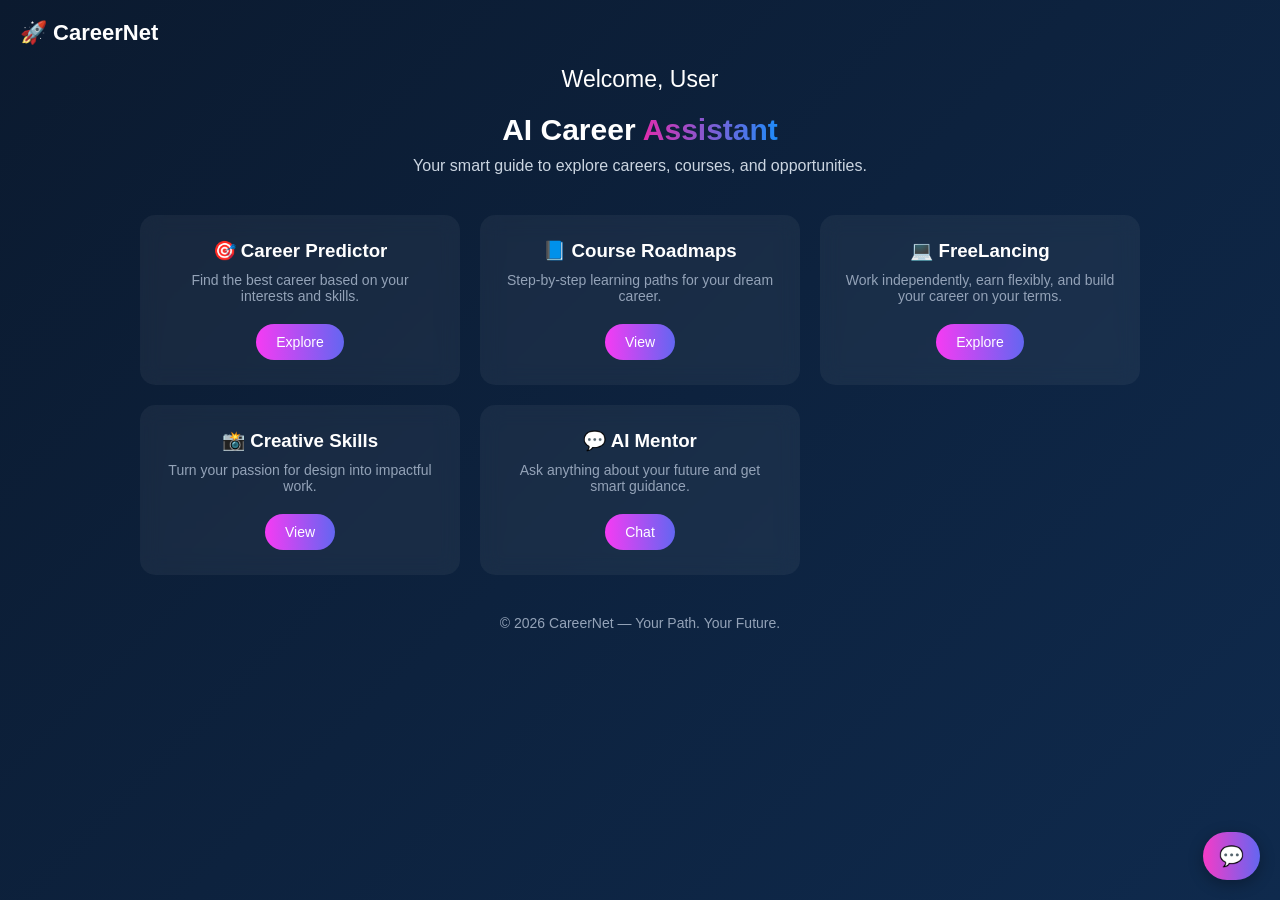
<file: index.html>
<!DOCTYPE html>
<html lang="en">
<head>
  <meta charset="UTF-8">
  <meta name="viewport" content="width=device-width, initial-scale=1.0">
  <title>CareerNet</title>

  <style>
    * {
      margin: 0;
      padding: 0;
      box-sizing: border-box;
      font-family: 'Poppins', sans-serif;
    }

    body {
      background: linear-gradient(135deg, #0b1a2f, #0f2a4d);
      color: white;
      min-height: 100vh;
    }

    header {
      display: flex;
      align-items: center;
      padding: 20px;
    }

    header h1 {
      font-size: 22px;
      font-weight: 600;
    }

#welcomeText {
      text-align: center;
      font-size: 23px;
      font-family: Arial, Helvetica, sans-serif;
    }

    .container {
      text-align: center;
      padding: 20px 20px;
    }

    .container h2 {
      font-size: 30px;
      justify-content: space-between 0.5px;
      margin-bottom: 10px;
    }
 
    

    .container p {
      color: #cbd5e1;
      margin-bottom: 40px;
    }

    .grid {
      display: grid;
      grid-template-columns: repeat(auto-fit, minmax(250px, 1fr));
      gap: 20px;
      max-width: 1000px;
      margin: auto;
    }

    .card {
      background: rgba(255, 255, 255, 0.05);
      padding: 25px;
      border-radius: 15px;
      backdrop-filter: blur(10px);
      transition: 0.3s ease;
    }

    .card:hover {
      transform: translateY(-5px);
      background: rgba(255, 255, 255, 0.08);
    }

    .card h3 {
      margin-bottom: 10px;
    }

    .card p {
      font-size: 14px;
      color: #94a3b8;
      margin-bottom: 20px;
    }

    .btn {
      display: inline-block;
      padding: 10px 20px;
      border-radius: 20px;
      background: linear-gradient(90deg, #f63bf3, #6366f1);
      color: white;
      text-decoration: none;
      font-size: 14px;
      transition: 0.3s;
    }

    .btn:hover {
      opacity: 0.8;
    }

    footer {
      text-align: center;
      padding: 20px;
      font-size: 14px;
      color: #94a3b8;
    }

    
.login-btn:hover {
  opacity: 0.8;
}

    /* 📱 Mobile tweaks */
    @media(max-width: 600px) {
      .container h2 {
        font-size: 22px;
      }
    }

    .gradient-text {
  background: linear-gradient(90deg, #e02cad, #1e8cfa);
  -webkit-background-clip: text;
  -webkit-text-fill-color: transparent;
}

.ai-mentor {
  position: fixed;
  bottom: 20px;
  right: 20px;
  background: linear-gradient(90deg, #f63bc7, #6366f1);
  color: white;
  padding: 12px 16px;
  border-radius: 30px;
  display: flex;
  align-items: center;
  cursor: pointer;
  overflow: hidden;
  transition: all 0.3s ease;
  box-shadow: 0 4px 15px rgba(0,0,0,0.3);
  text-decoration: none;
}

/* Icon */
.ai-icon {
  font-size: 20px;
}

/* Hidden text initially */
.ai-text {
  max-width: 0;
  overflow: hidden;
  white-space: nowrap;
  margin-right: 0;
  transition: all 0.3s ease;
  opacity: 0;
}

/* Hover animation (slide left reveal) */
.ai-mentor:hover .ai-text {
  max-width: 120px;
  margin-right: 8px;
  opacity: 1;
}


/* Slight scale effect */
.ai-mentor:hover {
  transform: scale(1.05);
  
}

  </style>
</head>

<body>

<header>
  <h1> 🚀 CareerNet</h1>
</header>
<div id="welcomeText">
<h2 >Welcome!</h2></div>

<section class="container">
  <h2>AI Career <span class="gradient-text">Assistant</span></h2>
  <p>Your smart guide to explore careers, courses, and opportunities.</p>

  <div class="grid">

    <div class="card">
      <h3>🎯 Career Predictor</h3>
      <p>Find the best career based on your interests and skills.</p>
      <a href="career.html" class="btn">Explore</a>
    </div>

    <div class="card">
      <h3>📘 Course Roadmaps</h3>
      <p>Step-by-step learning paths for your dream career.</p>
      <a href="course.html" class="btn">View</a>
    </div>

    

  <div class="card">
      <h3>💻 FreeLancing</h3>
      <p>Work independently, earn flexibly, and build your career on your terms.</p>
      <a href="free.html" class="btn">Explore</a>
    </div>

<div class="card">
      <h3>📸 Creative Skills</h3>
      <p>Turn your passion for design into impactful work.</p>
      <a href="skill.html" class="btn">View</a>
    </div>

    <div class="card">
      <h3>💬 AI Mentor</h3>
      <p>Ask anything about your future and get smart guidance.</p>
      <a href="chat.html" class="btn">Chat</a>
    </div>

  </div>
</section>

<a href="chat.html" class="ai-mentor">
  <span class="ai-text">AI Mentor</span>
  <span class="ai-icon">💬</span>
</a>

<footer>
  © 2026 CareerNet — Your Path. Your Future.
</footer>

<script>
    const username = localStorage.getItem('CareerNet_username') || 'User';

    // Welcome text
    const welcomeEl = document.getElementById('welcomeText');
    if (welcomeEl) {
        welcomeEl.innerText = "Welcome, " + username + " ";
    }

    

    const today = new Date().getDate();

    
</script>

</body>
</html>
</file>
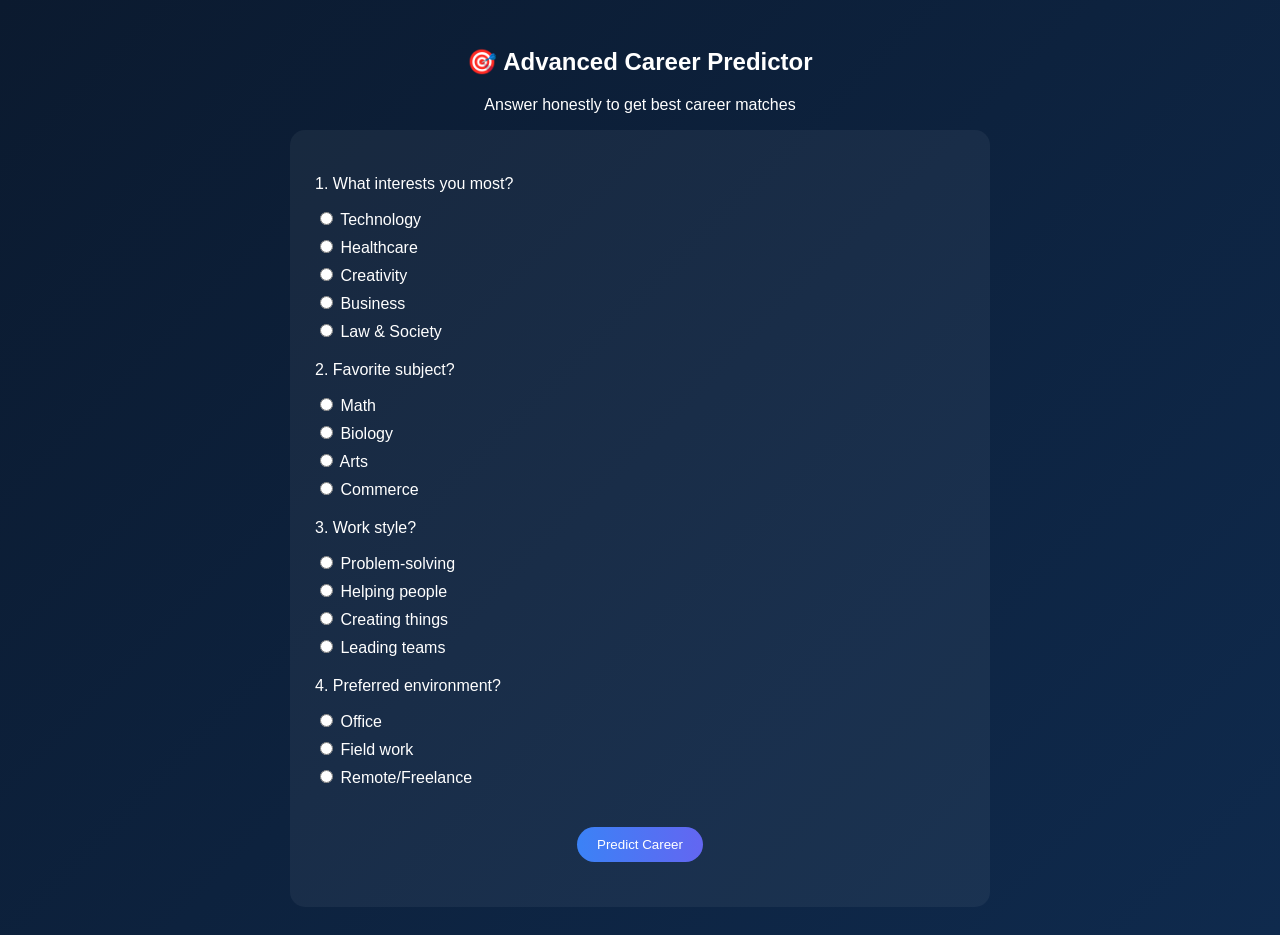
<file: career.html>
<!DOCTYPE html>
<html lang="en">
<head>
<meta charset="UTF-8">
<meta name="viewport" content="width=device-width, initial-scale=1.0">
<title>CareerNet - Advanced Predictor</title>

<style>
body {
  background: linear-gradient(135deg, #0b1a2f, #0f2a4d);
  font-family: 'Poppins', sans-serif;
  color: white;
  text-align: center;
  padding: 20px;
}

.container {
  max-width: 650px;
  margin: auto;
  background: rgba(255,255,255,0.05);
  padding: 25px;
  border-radius: 15px;
}

.question {
  text-align: left;
  margin: 20px 0;
}

label {
  display: block;
  margin: 8px 0;
  cursor: pointer;
}

button {
  margin-top: 20px;
  padding: 10px 20px;
  border-radius: 20px;
  border: none;
  background: linear-gradient(90deg, #3b82f6, #6366f1);
  color: white;
  cursor: pointer;
}

.result {
  margin-top: 20px;
  text-align: left;
}

.result div {
  background: rgba(255,255,255,0.05);
  padding: 15px;
  margin: 10px 0;
  border-radius: 10px;
}
</style>
</head>

<body>

<h2>🎯 Advanced Career Predictor</h2>
<p>Answer honestly to get best career matches</p>

<div class="container">

<div class="question">
<p>1. What interests you most?</p>
<label><input type="radio" name="q1" value="tech"> Technology</label>
<label><input type="radio" name="q1" value="health"> Healthcare</label>
<label><input type="radio" name="q1" value="creative"> Creativity</label>
<label><input type="radio" name="q1" value="business"> Business</label>
<label><input type="radio" name="q1" value="law"> Law & Society</label>
</div>

<div class="question">
<p>2. Favorite subject?</p>
<label><input type="radio" name="q2" value="math"> Math</label>
<label><input type="radio" name="q2" value="bio"> Biology</label>
<label><input type="radio" name="q2" value="arts"> Arts</label>
<label><input type="radio" name="q2" value="commerce"> Commerce</label>
</div>

<div class="question">
<p>3. Work style?</p>
<label><input type="radio" name="q3" value="logic"> Problem-solving</label>
<label><input type="radio" name="q3" value="help"> Helping people</label>
<label><input type="radio" name="q3" value="create"> Creating things</label>
<label><input type="radio" name="q3" value="lead"> Leading teams</label>
</div>

<div class="question">
<p>4. Preferred environment?</p>
<label><input type="radio" name="q4" value="office"> Office</label>
<label><input type="radio" name="q4" value="field"> Field work</label>
<label><input type="radio" name="q4" value="remote"> Remote/Freelance</label>
</div>

<button onclick="predict()">Predict Career</button>

<div class="result" id="result"></div>

</div>

<script>
function predict() {

  let answers = [
    document.querySelector('input[name="q1"]:checked'),
    document.querySelector('input[name="q2"]:checked'),
    document.querySelector('input[name="q3"]:checked'),
    document.querySelector('input[name="q4"]:checked')
  ];

  if (answers.includes(null)) {
    alert("Please answer all questions!");
    return;
  }

  let score = {
    tech: 0,
    health: 0,
    creative: 0,
    business: 0,
    law: 0
  };

  answers.forEach(ans => {
    let v = ans.value;

    if (v === "tech" || v === "math" || v === "logic") score.tech++;
    if (v === "health" || v === "bio" || v === "help") score.health++;
    if (v === "creative" || v === "arts" || v === "create") score.creative++;
    if (v === "business" || v === "commerce" || v === "lead") score.business++;
    if (v === "law") score.law++;
  });

  let careers = {
    tech: ["💻 Software Developer", "📊 Data Scientist", "🤖 AI Engineer"],
    health: ["🩺 Doctor", "💊 Pharmacist", "🧑‍⚕️ Nurse"],
    creative: ["🎨 Designer", "🎬 Video Creator", "📸 Photographer"],
    business: ["📈 Entrepreneur", "💼 Manager", "📊 Analyst"],
    law: ["⚖️ Lawyer", "🏛️ Civil Services", "🕵️ Investigator"]
  };

  let sorted = Object.keys(score).sort((a,b)=>score[b]-score[a]);

  let resultHTML = "<h3>Top Career Matches:</h3>";

  sorted.slice(0,3).forEach(cat => {
    resultHTML += "<div><b>" + cat.toUpperCase() + "</b><br>";
    careers[cat].forEach(c => resultHTML += c + "<br>");
    resultHTML += "</div>";
  });

  document.getElementById("result").innerHTML = resultHTML;
}
</script>

</body>
</html>
</file>
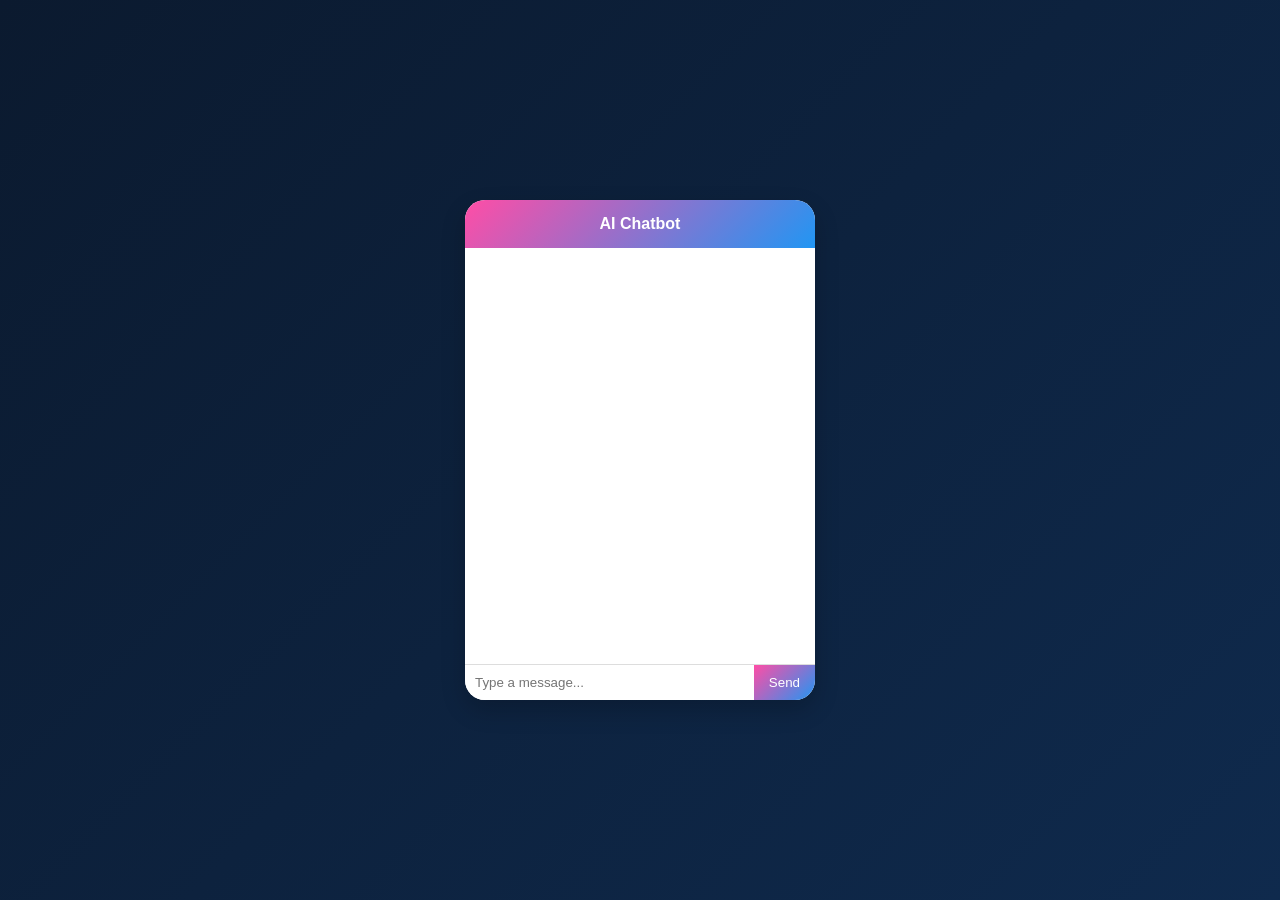
<file: chat.html>
<!DOCTYPE html>
<html lang="en">
<head>
  <meta charset="UTF-8">
  <title>AI Chatbot</title>
  <style>
    body {
      margin: 0;
      font-family: Arial, sans-serif;
      height: 100vh;
      display: flex;
      justify-content: center;
      align-items: center;
            background: linear-gradient(135deg, #0b1a2f, #0f2a4d);

    }

    .chat-container {
      width: 350px;
      height: 500px;
      background: white;
      border-radius: 20px;
      display: flex;
      flex-direction: column;
      overflow: hidden;
      box-shadow: 0 10px 25px rgba(0,0,0,0.2);
    }

    .header {
      background: linear-gradient(135deg, #ff4da6, #2196f3);

        color: white;
      padding: 15px;
      text-align: center;
      font-weight: bold;
    }

    .chat-box {
      flex: 1;
      padding: 10px;
      overflow-y: auto;
    }

    .message {
      margin: 8px 0;
      padding: 10px;
      border-radius: 10px;
      max-width: 75%;
    }

    .user {
      color: rgb(18, 15, 15);
      align-self: flex-start;
      
    }

    .bot {
      background: #f1f1f1;
      color: black;
      align-self: flex-start;
    }

    .input-area {
      display: flex;
      border-top: 1px solid #ddd;
    }

    input {
      flex: 1;
      padding: 10px;
      border: none;
      outline: none;
    }

    button {
      background: linear-gradient(135deg, #ff4da6, #2196f3);
      border: none;
      color: white;
      padding: 10px 15px;
      cursor: pointer;
    }

    button:hover {
      opacity: 0.9;
    }
  </style>
</head>
<body>

<div class="chat-container">
  <div class="header">AI Chatbot</div>

  <div class="chat-box" id="chatBox"></div>

  <div class="input-area">
    <input type="text" id="userInput" placeholder="Type a message...">
    <button onclick="sendMessage()">Send</button>
  </div>
</div>

<script>
async function sendMessage() {
  let input = document.getElementById("userInput");
  let message = input.value.trim();

  if (message === "") return;

  addMessage(message, "user");
  input.value = "";

  try {
    let response = await fetch("http://localhost:3000/chat", {
      method: "POST",
      headers: {
        "Content-Type": "application/json"
      },
      body: JSON.stringify({ message })
    });

    let data = await response.json();
    addMessage(data.reply, "bot");

  } catch (error) {
    addMessage("Error connecting to server", "bot");
  }
}

function addMessage(text, sender) {
  let chatBox = document.getElementById("chatBox");

  let msgDiv = document.createElement("div");
  msgDiv.classList.add("message", sender);
  msgDiv.innerText = text;

  chatBox.appendChild(msgDiv);
  chatBox.scrollTop = chatBox.scrollHeight;
}

// Enter key support
document.getElementById("userInput")
  .addEventListener("keypress", function(e) {
    if (e.key === "Enter") sendMessage();
  });
</script>

</body>
</html>
</file>
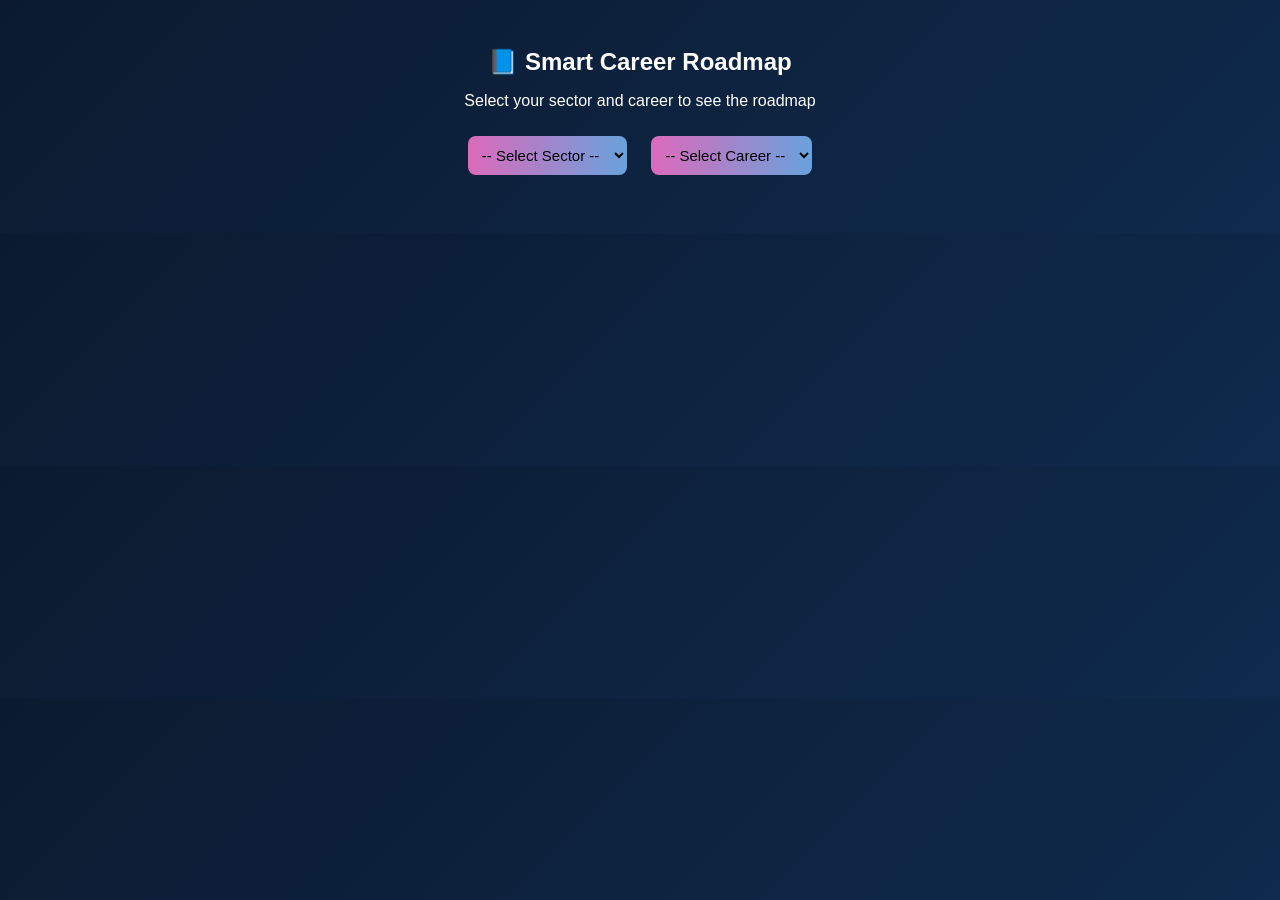
<file: course.html>
<!DOCTYPE html>
<html lang="en">
<head>
<meta charset="UTF-8">
<meta name="viewport" content="width=device-width, initial-scale=1.0">
<title>CareerNet - Smart Roadmap</title>

<style>
body {
  background: linear-gradient(135deg, #0b1a2f, #0f2a4d);
  font-family: 'Poppins', sans-serif;
  color: white;
  text-align: center;
  padding: 20px;
}

.container {
  max-width: 1000px;
  margin: auto;
}

h2 {
  margin-bottom: 10px;
}

select {
  padding: 10px;
  margin: 10px;
  border-radius: 8px;
  border: none;
}

.roadmap {
  margin-top: 20px;
  display: grid;
  gap: 15px;
}

.step {
  background: rgba(255,255,255,0.05);
  padding: 15px;
  border-radius: 10px;
  text-align: left;
  cursor: pointer;
}

.step:hover {
  background: rgba(255,255,255,0.08);
}

.details {
  display: none;
  color: #94a3b8;
  margin-top: 8px;
}

.active .details {
  display: block;
}

#sector{
  background: linear-gradient(90deg, #dc6abb, #68a2dc);
  font-size: 15px;
}

#career{
    background: linear-gradient(90deg, #dc6abb, #68a2dc);
 font-size: 15px;
}



</style>
</head>

<body>

<div class="container">

<h2>📘 Smart Career Roadmap</h2>
<p>Select your sector and career to see the roadmap</p>

<!-- Sector -->
<select id="sector" onchange="loadCareers()">
  <option value="">-- Select Sector --</option>
  <option value="tech">Technology</option>
  <option value="medical">Medical</option>
  <option value="creative">Creative</option>
  <option value="business">Business</option>
  <option value="government">Government Jobs</option>
  <option value="engineering">Engineering</option>
</select>

<!-- Career -->
<select id="career" onchange="showRoadmap()">
  <option value="">-- Select Career --</option>
</select>

<!-- Roadmap -->
<div id="roadmap" class="roadmap"></div>

</div>

<script>

const data = {
  tech: {
    "Software Developer": [
      ["Learn Basics", "HTML, CSS, JS"],
      ["Programming", "Python/Java"],
      ["Frameworks", "React, Node"],
      ["Projects", "Build apps"],
      ["Job Ready", "DSA + Interviews"]
    ],
    "Data Scientist": [
      ["Math Basics", "Statistics, Probability"],
      ["Programming", "Python"],
      ["Libraries", "Pandas, NumPy"],
      ["ML", "Machine Learning"],
      ["Projects", "Real datasets"]
    ],
    "Cyber Security": [
      ["Networking", "Basics"],
      ["Linux", "System knowledge"],
      ["Security Tools", "Kali Linux"],
      ["Ethical Hacking", "Concepts"],
      ["Certifications", "CEH"]
    ]
  },

  medical: {
    "Doctor": [
      ["School", "Biology stream"],
      ["Entrance", "NEET"],
      ["Degree", "MBBS"],
      ["Internship", "Hospital"],
      ["Specialization", "MD/MS"]
    ],
    "Pharmacist": [
      ["Science", "Biology"],
      ["Degree", "B.Pharm"],
      ["Training", "Pharma companies"],
      ["License", "Certification"],
      ["Career", "Hospital/Industry"]
    ]
  },

  creative: {
    "Photographer": [
      ["Basics", "Camera knowledge"],
      ["Practice", "Photoshoots"],
      ["Editing", "Lightroom"],
      ["Portfolio", "Build work"],
      ["Freelance", "Clients"]
    ],
    "Video Editor": [
      ["Basics", "Editing principles"],
      ["Tools", "Premiere Pro"],
      ["Practice", "Edit videos"],
      ["Portfolio", "Showcase work"],
      ["Jobs", "Freelance/Agency"]
    ],
    "Fashion Designer": [
      ["Design Basics", "Sketching"],
      ["Course", "Fashion degree"],
      ["Skills", "Fabric knowledge"],
      ["Portfolio", "Design collection"],
      ["Career", "Brand/Designer"]
    ]
  },

  business: {
    "Entrepreneur": [
      ["Idea", "Business concept"],
      ["Planning", "Business model"],
      ["Skills", "Marketing"],
      ["Launch", "Start small"],
      ["Scale", "Grow business"]
    ],
    "MBA Professional": [
      ["Degree", "BBA/BCom"],
      ["Entrance", "CAT"],
      ["MBA", "Specialization"],
      ["Internship", "Corporate"],
      ["Job", "Manager roles"]
    ]
  },

  government: {
    "IAS": [
      ["Degree", "Any graduation"],
      ["Preparation", "UPSC syllabus"],
      ["Prelims", "Exam"],
      ["Mains", "Exam"],
      ["Interview", "Final stage"]
    ],
    "SSC Jobs": [
      ["Eligibility", "Graduation"],
      ["Preparation", "Quant, Reasoning"],
      ["Exam", "SSC"],
      ["Skill Test", "If required"],
      ["Job", "Government role"]
    ]
  },

  engineering: {
    "Mechanical Engineer": [
      ["School", "PCM"],
      ["Entrance", "JEE"],
      ["Degree", "B.Tech"],
      ["Internship", "Industry"],
      ["Job", "Core companies"]
    ],
    "Civil Engineer": [
      ["School", "PCM"],
      ["Entrance", "JEE"],
      ["Degree", "B.Tech Civil"],
      ["Training", "Site work"],
      ["Job", "Construction firms"]
    ]
  }
};

function loadCareers() {
  const sector = document.getElementById("sector").value;
  const careerSelect = document.getElementById("career");

  careerSelect.innerHTML = '<option value="">-- Select Career --</option>';

  if (!sector) return;

  Object.keys(data[sector]).forEach(career => {
    let option = document.createElement("option");
    option.value = career;
    option.textContent = career;
    careerSelect.appendChild(option);
  });

  document.getElementById("roadmap").innerHTML = "";
}

function showRoadmap() {
  const sector = document.getElementById("sector").value;
  const career = document.getElementById("career").value;
  const container = document.getElementById("roadmap");

  container.innerHTML = "";

  if (!career) return;

  data[sector][career].forEach(step => {
    let div = document.createElement("div");
    div.classList.add("step");

    div.innerHTML = `
      <b>${step[0]}</b>
      <div class="details">${step[1]}</div>
    `;

    div.onclick = () => div.classList.toggle("active");

    container.appendChild(div);
  });
}

</script>

</body>
</html>
</file>
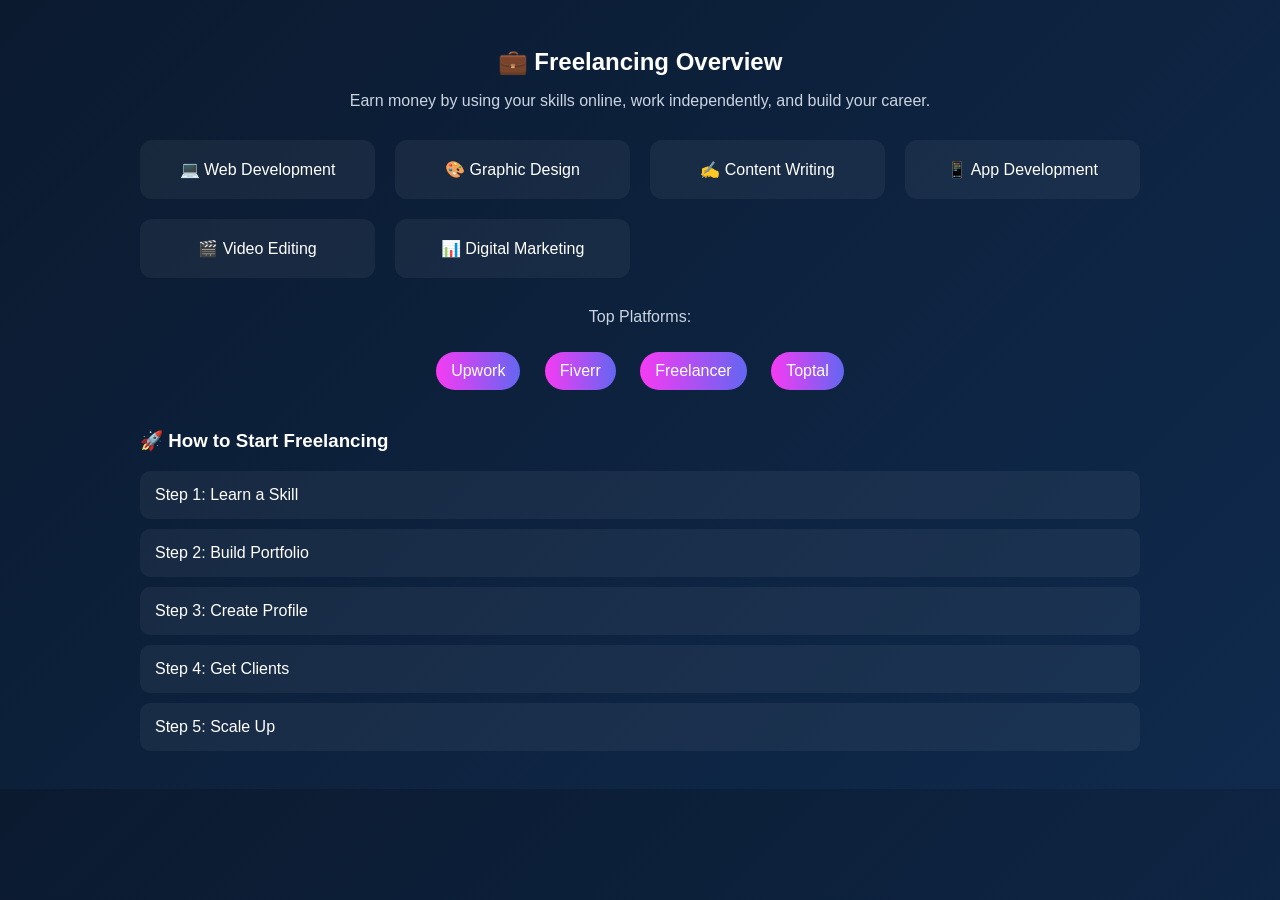
<file: free.html>
<!DOCTYPE html>
<html lang="en">
<head>
<meta charset="UTF-8">
<meta name="viewport" content="width=device-width, initial-scale=1.0">
<title>CareerNet - Freelancing</title>

<style>
body {
  background: linear-gradient(135deg, #0b1a2f, #0f2a4d);
  font-family: 'Poppins', sans-serif;
  color: white;
  text-align: center;
  padding: 20px;
}

.container {
  max-width: 1000px;
  margin: auto;
}

h2 {
  margin-bottom: 10px;
}

p {
  color: #cbd5e1;
}

/* Skill Cards */
.grid {
  display: grid;
  grid-template-columns: repeat(auto-fit, minmax(220px, 1fr));
  gap: 20px;
  margin: 30px 0;
}

.card {
  background: rgba(255,255,255,0.05);
  padding: 20px;
  border-radius: 12px;
  transition: 0.3s;
}

.card:hover {
  transform: translateY(-5px);
  background: rgba(255,255,255,0.08);
}

/* Platforms */
.platforms {
  margin: 30px 0;
}

.platforms span {
  display: inline-block;
  margin: 10px;
  padding: 10px 15px;
  border-radius: 20px;
  background: rgba(255,255,255,0.08);
  background: linear-gradient(90deg, #f63bf3, #6366f1);
}

a {
  color: white;
  text-decoration: none;
}


/* Steps */
.steps {
  margin-top: 30px;
  text-align: left;
}

.step {
  background: rgba(255,255,255,0.05);
  padding: 15px;
  border-radius: 10px;
  margin-bottom: 10px;
  cursor: pointer;
}

.details {
  display: none;
  font-size: 14px;
  color: #94a3b8;
  margin-top: 8px;
}

.active .details {
  display: block;
}

@media(max-width:600px){
  h2 { font-size: 22px; }
}
</style>
</head>

<body>

<div class="container">

<h2>💼 Freelancing Overview</h2>
<p>Earn money by using your skills online, work independently, and build your career.</p>

<!-- Skills -->
<div class="grid">
  <div class="card">💻 Web Development</div>
  <div class="card">🎨 Graphic Design</div>
  <div class="card">✍️ Content Writing</div>
  <div class="card">📱 App Development</div>
  <div class="card">🎬 Video Editing</div>
  <div class="card">📊 Digital Marketing</div>
</div>

<!-- Platforms -->
<div class="platforms">
  <p>Top Platforms:</p>
  <span><a href="https://www.upwork.com/">Upwork</a></span>
  <span><a href="https://www.fiverr.com/">Fiverr</a></span>
  <span><a href="https://www.freelancer.in/">Freelancer</a></span>
  <span><a href="https://www.toptal.com/">Toptal</a></span>
</div>

<!-- Steps -->
<div class="steps">
  <h3>🚀 How to Start Freelancing</h3>

  <div class="step" onclick="toggleStep(this)">
    Step 1: Learn a Skill
    <div class="details">Choose a high-demand skill and master basics.</div>
  </div>

  <div class="step" onclick="toggleStep(this)">
    Step 2: Build Portfolio
    <div class="details">Create sample projects to showcase your work.</div>
  </div>

  <div class="step" onclick="toggleStep(this)">
    Step 3: Create Profile
    <div class="details">Sign up on freelancing platforms and optimize profile.</div>
  </div>

  <div class="step" onclick="toggleStep(this)">
    Step 4: Get Clients
    <div class="details">Apply for jobs, send proposals, and communicate well.</div>
  </div>

  <div class="step" onclick="toggleStep(this)">
    Step 5: Scale Up
    <div class="details">Increase pricing, build reputation, and grow.</div>
  </div>

</div>

</div>

<script>
function toggleStep(el) {
  el.classList.toggle("active");
}
</script>

</body>
</html>
</file>
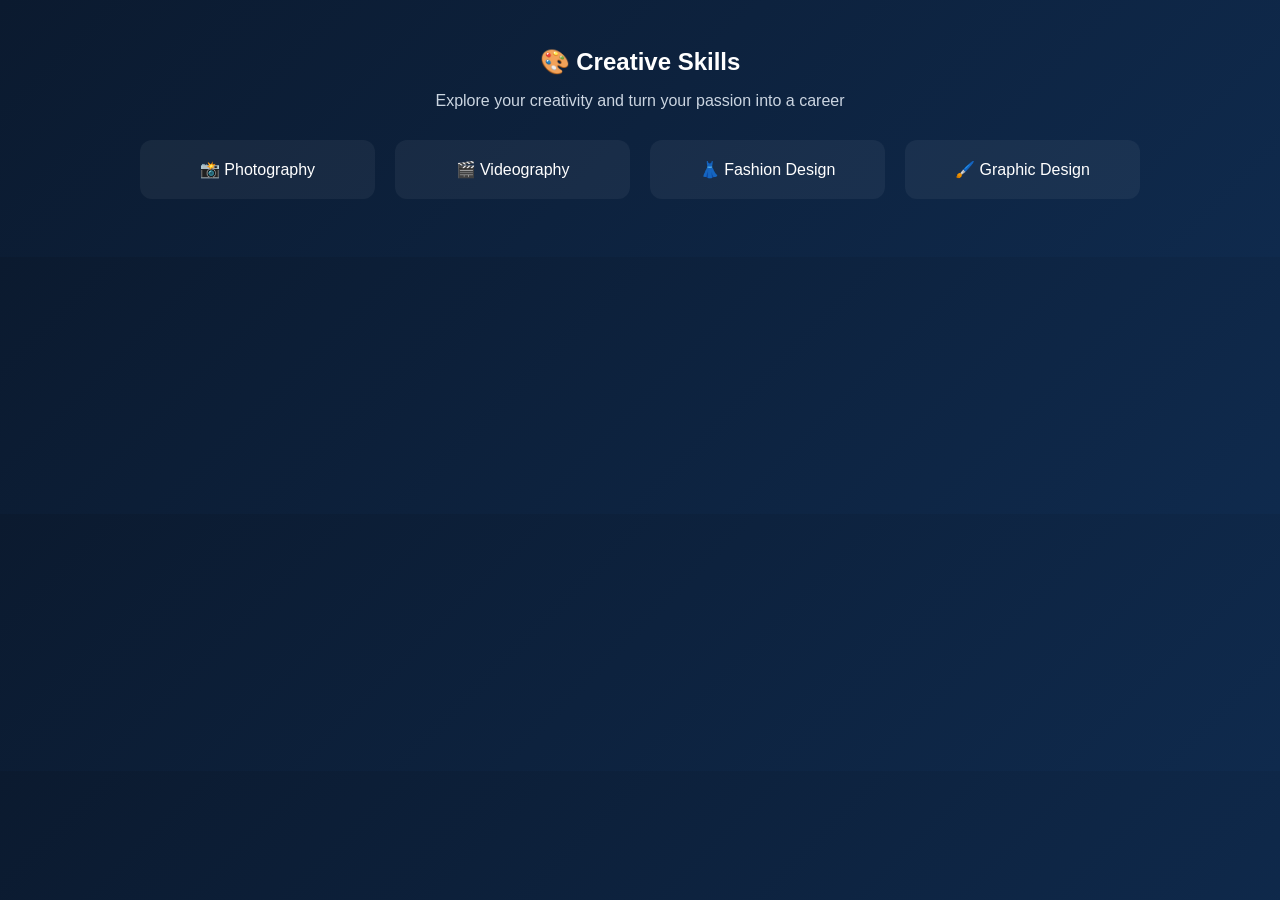
<file: skill.html>
<!DOCTYPE html>
<html lang="en">
<head>
<meta charset="UTF-8">
<meta name="viewport" content="width=device-width, initial-scale=1.0">
<title>CareerNet - Creative Skills</title>

<style>
body {
  background: linear-gradient(135deg, #0b1a2f, #0f2a4d);
  font-family: 'Poppins', sans-serif;
  color: white;
  text-align: center;
  padding: 20px;
}

.container {
  max-width: 1000px;
  margin: auto;
}

h2 {
  margin-bottom: 10px;
}

p {
  color: #cbd5e1;
}

/* Cards */
.grid {
  display: grid;
  grid-template-columns: repeat(auto-fit, minmax(220px, 1fr));
  gap: 20px;
  margin: 30px 0;
}

.card {
  background: rgba(255,255,255,0.05);
  padding: 20px;
  border-radius: 12px;
  cursor: pointer;
  transition: 0.3s;
}

.card:hover {
  transform: translateY(-5px);
  background: rgba(255,255,255,0.08);
}

/* Details Box */
.details-box {
  margin-top: 20px;
  background: rgba(255,255,255,0.05);
  padding: 20px;
  border-radius: 12px;
  text-align: left;
}

.details-box h3 {
  margin-bottom: 10px;
}

ul {
  margin-left: 20px;
  color: #94a3b8;
}

@media(max-width:600px){
  h2 { font-size: 22px; }
}
</style>
</head>

<body>

<div class="container">

<h2>🎨 Creative Skills</h2>
<p>Explore your creativity and turn your passion into a career</p>

<!-- Skill Cards -->
<div class="grid">
  <div class="card" onclick="showDetails('photo')">📸 Photography</div>
  <div class="card" onclick="showDetails('video')">🎬 Videography</div>
  <div class="card" onclick="showDetails('fashion')">👗 Fashion Design</div>
  <div class="card" onclick="showDetails('graphic')">🖌️ Graphic Design</div>
</div>

<!-- Dynamic Details -->
<div id="details" class="details-box" style="display:none;"></div>

</div>

<script>
const data = {
  photo: {
    title: "📸 Photography",
    content: `
      <p><b>What you learn:</b></p>
      <ul>
        <li>Camera basics & lighting</li>
        <li>Composition techniques</li>
        <li>Photo editing</li>
      </ul>

      <p><b>Tools:</b> DSLR, Lightroom, Photoshop</p>

      <p><b>Career Options:</b> Photographer, Photo Editor, Freelancer</p>
    `
  },

  video: {
    title: "🎬 Videography",
    content: `
      <ul>
        <li>Camera handling & shooting</li>
        <li>Video editing</li>
        <li>Storytelling</li>
      </ul>

      <p><b>Tools:</b> Premiere Pro, After Effects</p>

      <p><b>Careers:</b> Video Editor, YouTuber, Filmmaker</p>
    `
  },

  fashion: {
    title: "👗 Fashion Design",
    content: `
      <ul>
        <li>Sketching & styling</li>
        <li>Fabric knowledge</li>
        <li>Trend analysis</li>
      </ul>

      <p><b>Tools:</b> Adobe Illustrator, Sewing tools</p>

      <p><b>Careers:</b> Fashion Designer, Stylist, Brand Owner</p>
    `
  },

  graphic: {
    title: "🖌️ Graphic Design",
    content: `
      <ul>
        <li>Typography & color theory</li>
        <li>Logo & branding design</li>
        <li>UI basics</li>
      </ul>

      <p><b>Tools:</b> Photoshop, Figma, Canva</p>

      <p><b>Careers:</b> Designer, Freelancer, UI/UX Designer</p>
    `
  }
};

function showDetails(skill) {
  const box = document.getElementById("details");
  box.style.display = "block";
  box.innerHTML = `
    <h3>${data[skill].title}</h3>
    ${data[skill].content}
  `;
}
</script>

</body>
</html>
</file>
